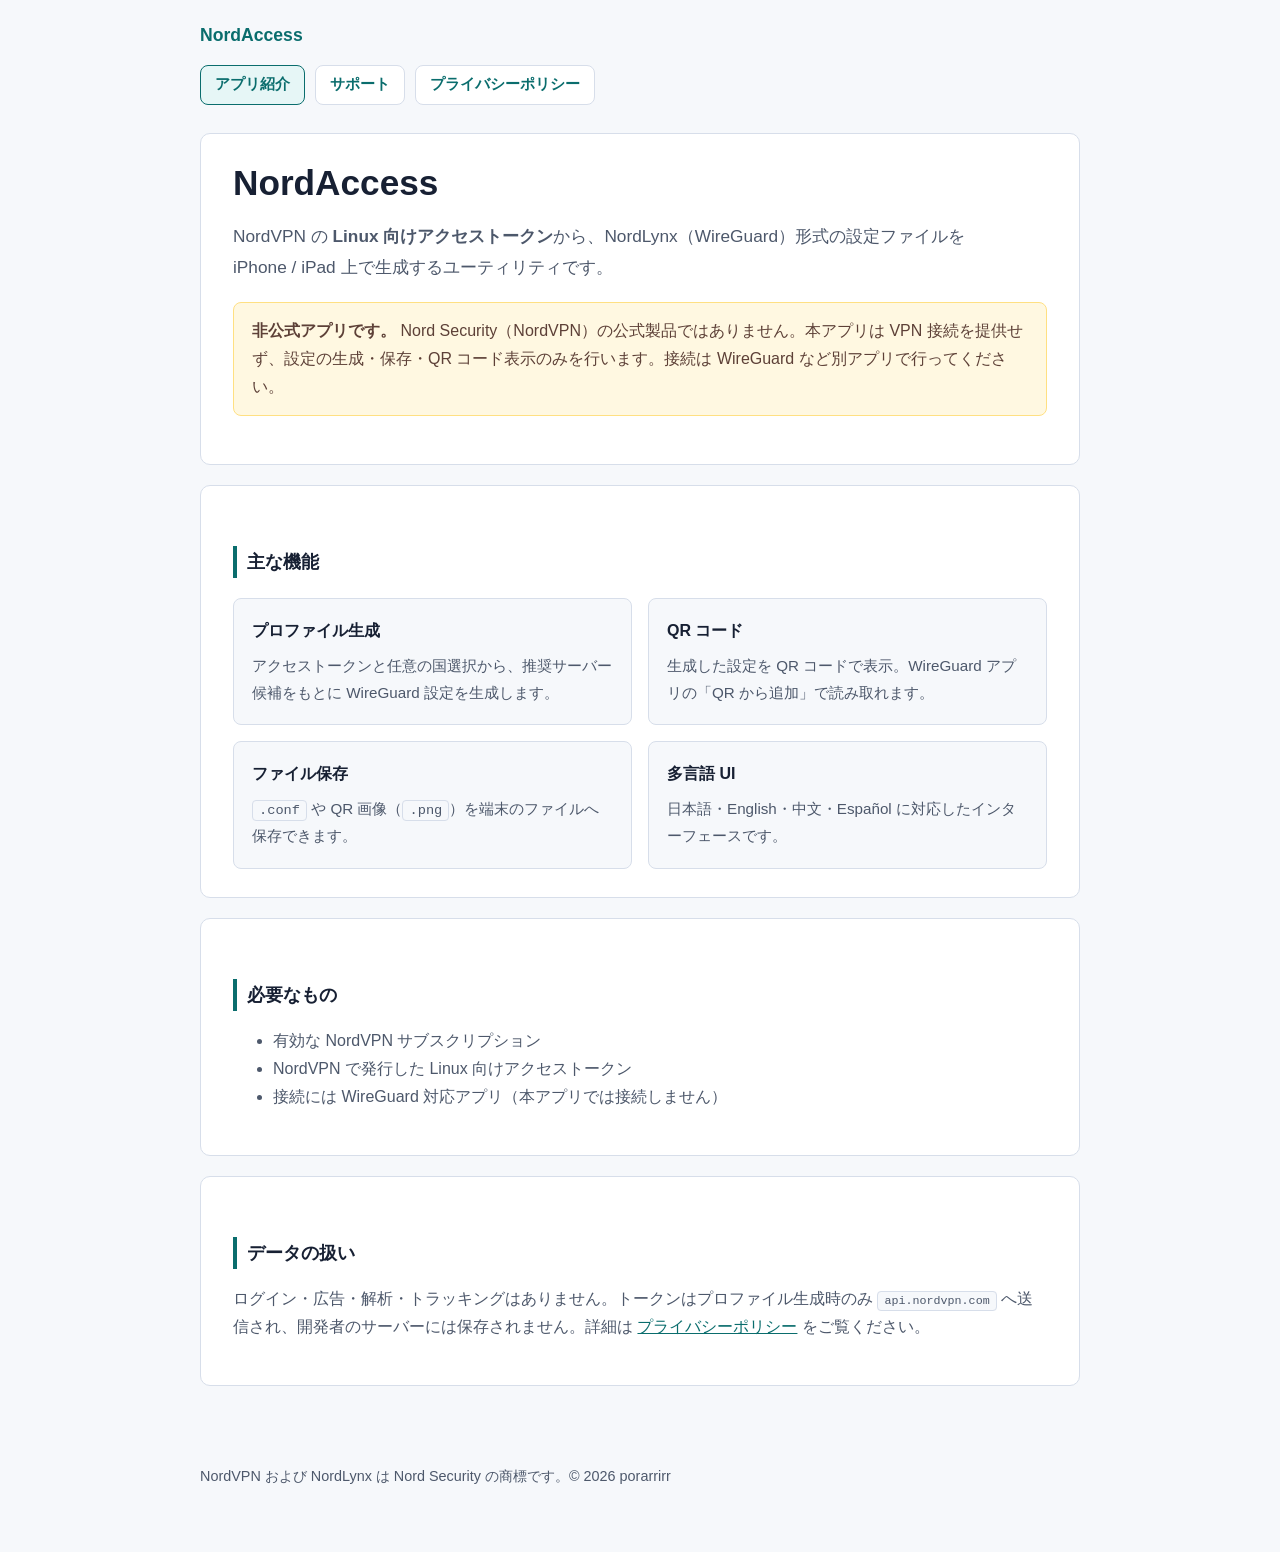
<file: docs/index.html>
<!doctype html>
<html lang="ja">
<head>
  <meta charset="utf-8">
  <meta name="viewport" content="width=device-width, initial-scale=1">
  <title>NordAccess — WireGuard プロファイル生成</title>
  <meta name="description" content="NordVPN Linux 向けアクセストークンから WireGuard 設定を生成する iOS ユーティリティ（非公式）。QR コード・ファイル保存に対応。">
  <link rel="stylesheet" href="./assets/site.css">
</head>
<body>
  <header class="site-header">
    <a class="site-brand" href="./index.html">NordAccess</a>
    <nav class="site-nav" aria-label="サイトメニュー">
      <a href="./index.html" aria-current="page">アプリ紹介</a>
      <a href="./support.html">サポート</a>
      <a href="./privacy.html">プライバシーポリシー</a>
    </nav>
  </header>

  <main>
    <section class="hero panel">
      <h1>NordAccess</h1>
      <p class="lead">NordVPN の <strong>Linux 向けアクセストークン</strong>から、NordLynx（WireGuard）形式の設定ファイルを iPhone / iPad 上で生成するユーティリティです。</p>
      <div class="disclaimer">
        <p><strong>非公式アプリです。</strong> Nord Security（NordVPN）の公式製品ではありません。本アプリは VPN 接続を提供せず、設定の生成・保存・QR コード表示のみを行います。接続は WireGuard など別アプリで行ってください。</p>
      </div>
    </section>

    <section class="panel" style="margin-top: 20px;">
      <h2>主な機能</h2>
      <div class="feature-grid">
        <div class="feature-card">
          <h3>プロファイル生成</h3>
          <p>アクセストークンと任意の国選択から、推奨サーバー候補をもとに WireGuard 設定を生成します。</p>
        </div>
        <div class="feature-card">
          <h3>QR コード</h3>
          <p>生成した設定を QR コードで表示。WireGuard アプリの「QR から追加」で読み取れます。</p>
        </div>
        <div class="feature-card">
          <h3>ファイル保存</h3>
          <p><code>.conf</code> や QR 画像（<code>.png</code>）を端末のファイルへ保存できます。</p>
        </div>
        <div class="feature-card">
          <h3>多言語 UI</h3>
          <p>日本語・English・中文・Español に対応したインターフェースです。</p>
        </div>
      </div>
    </section>

    <section class="panel" style="margin-top: 20px;">
      <h2>必要なもの</h2>
      <ul>
        <li>有効な NordVPN サブスクリプション</li>
        <li>NordVPN で発行した Linux 向けアクセストークン</li>
        <li>接続には WireGuard 対応アプリ（本アプリでは接続しません）</li>
      </ul>
    </section>

    <section class="panel" style="margin-top: 20px;">
      <h2>データの扱い</h2>
      <p>ログイン・広告・解析・トラッキングはありません。トークンはプロファイル生成時のみ <code>api.nordvpn.com</code> へ送信され、開発者のサーバーには保存されません。詳細は <a href="./privacy.html">プライバシーポリシー</a> をご覧ください。</p>
    </section>
  </main>

  <footer class="site-footer">
    <p>NordVPN および NordLynx は Nord Security の商標です。© 2026 porarrirr</p>
  </footer>
</body>
</html>
</file>
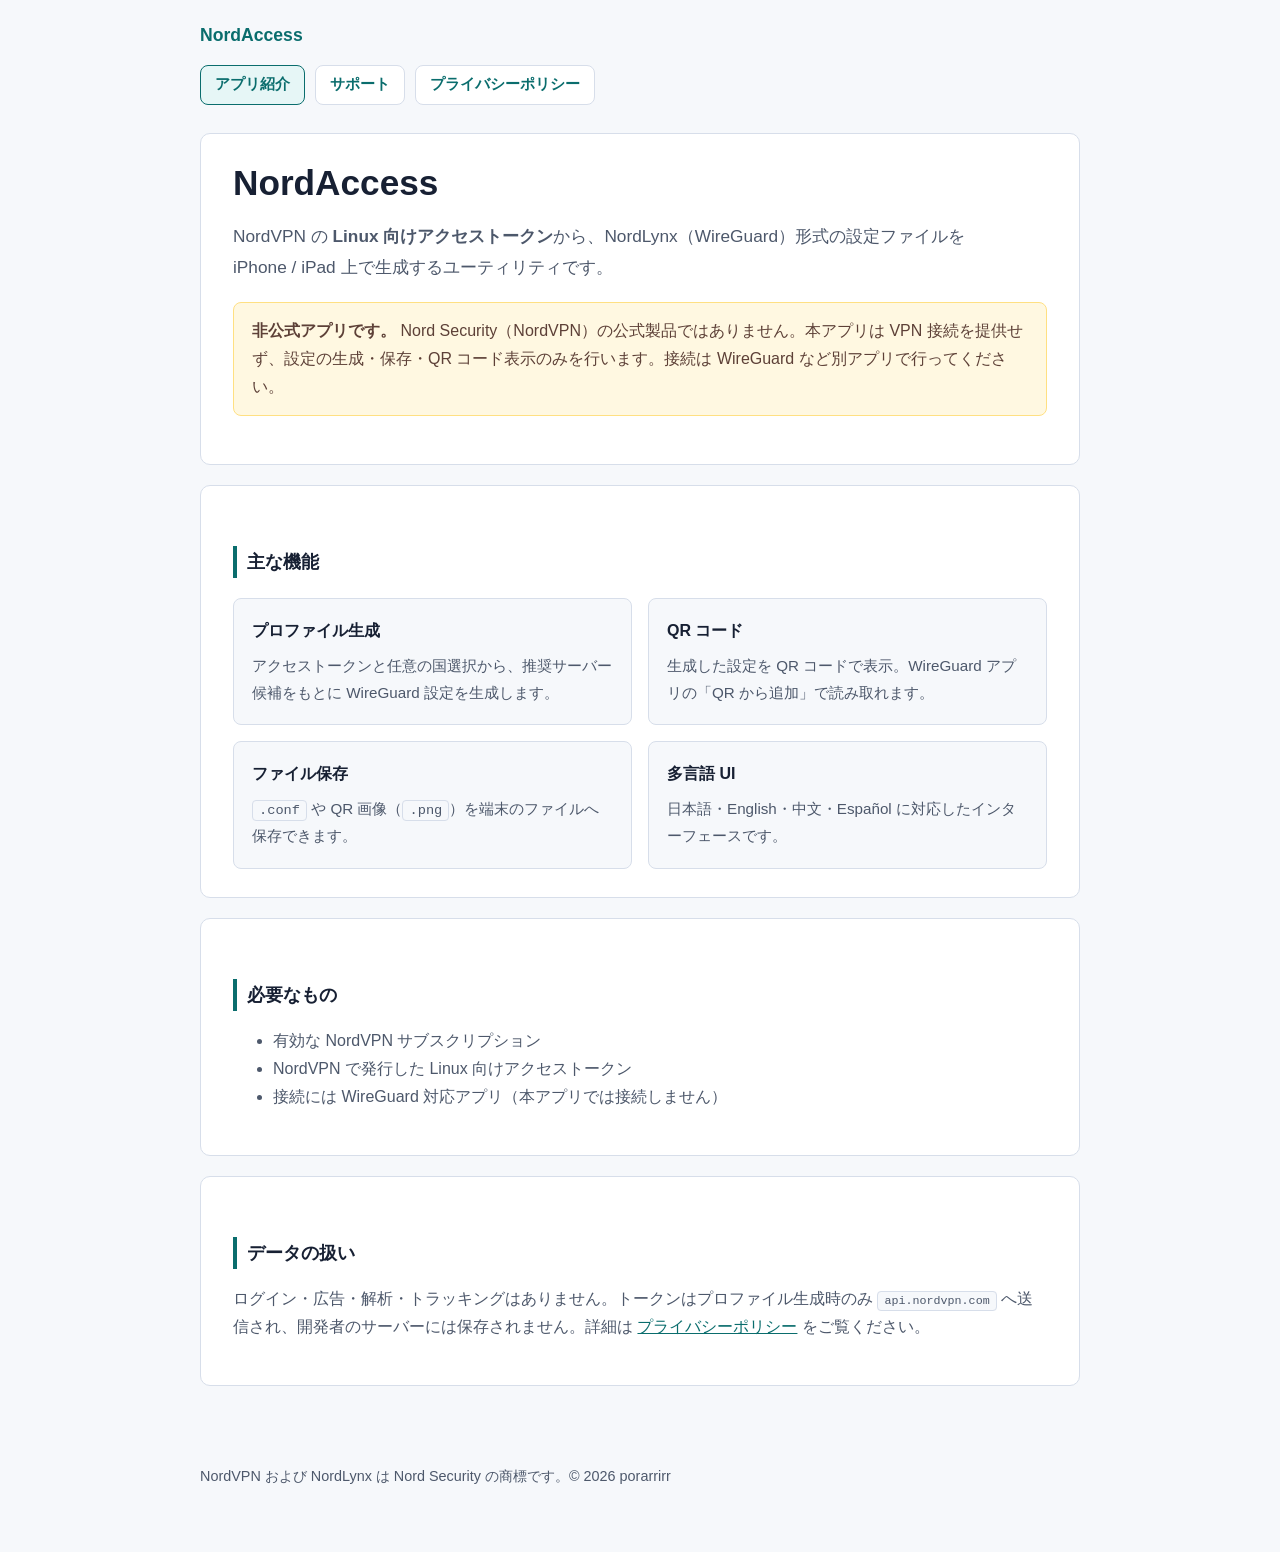
<file: docs/marketing.html>
<!doctype html>
<html lang="ja">
<head>
  <meta charset="utf-8">
  <meta http-equiv="refresh" content="0; url=./index.html">
  <meta name="viewport" content="width=device-width, initial-scale=1">
  <title>NordAccess</title>
  <link rel="canonical" href="./index.html">
  <script>location.replace('./index.html');</script>
</head>
<body>
  <p><a href="./index.html">NordAccess アプリ紹介へ</a></p>
</body>
</html>
</file>
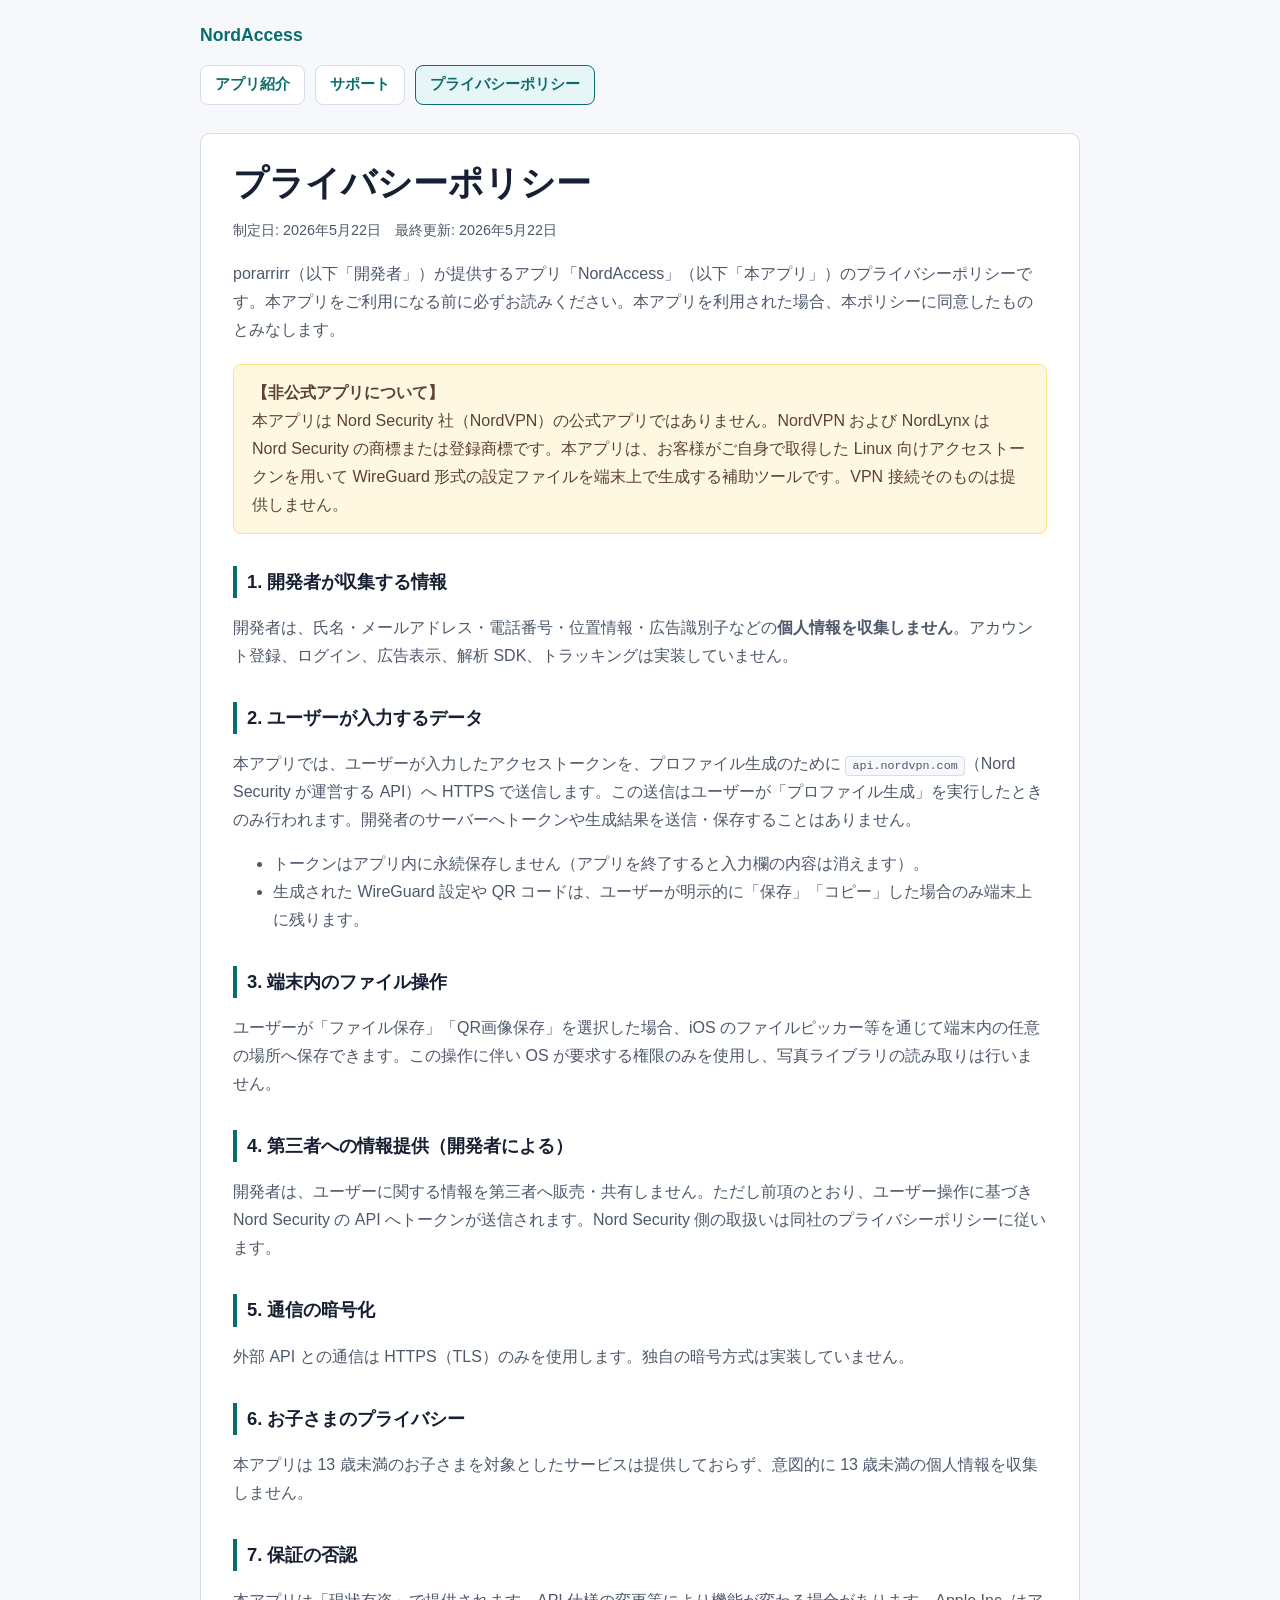
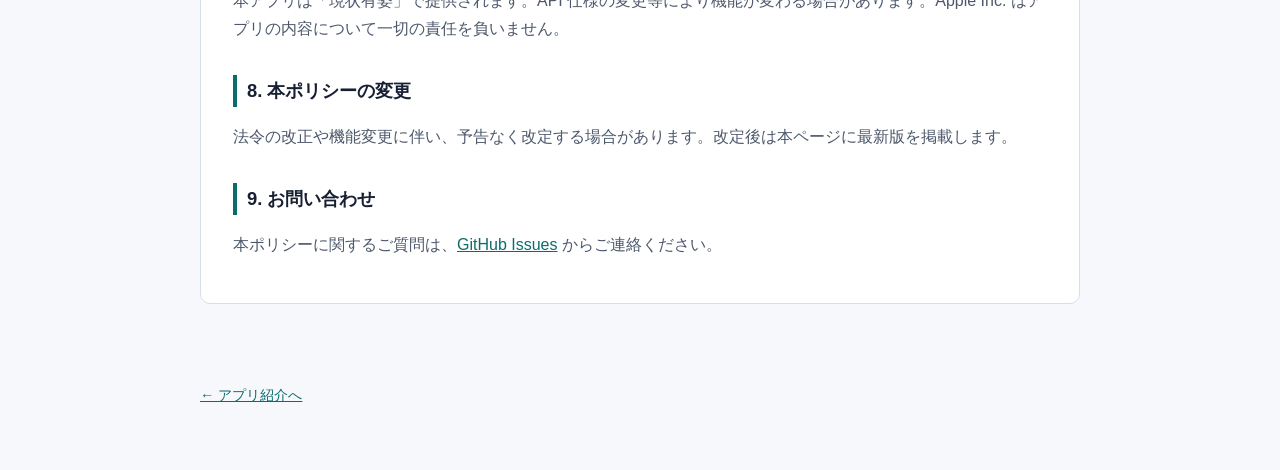
<file: docs/privacy.html>
<!doctype html>
<html lang="ja">
<head>
  <meta charset="utf-8">
  <meta name="viewport" content="width=device-width, initial-scale=1">
  <title>プライバシーポリシー | NordAccess</title>
  <meta name="description" content="NordAccess のプライバシーポリシー。収集データ、外部 API 通信、ファイル保存について。">
  <link rel="stylesheet" href="./assets/site.css">
</head>
<body>
  <header class="site-header">
    <a class="site-brand" href="./index.html">NordAccess</a>
    <nav class="site-nav" aria-label="サイトメニュー">
      <a href="./index.html">アプリ紹介</a>
      <a href="./support.html">サポート</a>
      <a href="./privacy.html" aria-current="page">プライバシーポリシー</a>
    </nav>
  </header>

  <main>
    <article>
      <h1>プライバシーポリシー</h1>
      <p class="updated">制定日: 2026年5月22日　最終更新: 2026年5月22日</p>

      <p>porarrirr（以下「開発者」）が提供するアプリ「NordAccess」（以下「本アプリ」）のプライバシーポリシーです。本アプリをご利用になる前に必ずお読みください。本アプリを利用された場合、本ポリシーに同意したものとみなします。</p>

      <div class="disclaimer">
        <p><strong>【非公式アプリについて】</strong><br>
        本アプリは Nord Security 社（NordVPN）の公式アプリではありません。NordVPN および NordLynx は Nord Security の商標または登録商標です。本アプリは、お客様がご自身で取得した Linux 向けアクセストークンを用いて WireGuard 形式の設定ファイルを端末上で生成する補助ツールです。VPN 接続そのものは提供しません。</p>
      </div>

      <h2>1. 開発者が収集する情報</h2>
      <p>開発者は、氏名・メールアドレス・電話番号・位置情報・広告識別子などの<strong>個人情報を収集しません</strong>。アカウント登録、ログイン、広告表示、解析 SDK、トラッキングは実装していません。</p>

      <h2>2. ユーザーが入力するデータ</h2>
      <p>本アプリでは、ユーザーが入力したアクセストークンを、プロファイル生成のために <code>api.nordvpn.com</code>（Nord Security が運営する API）へ HTTPS で送信します。この送信はユーザーが「プロファイル生成」を実行したときのみ行われます。開発者のサーバーへトークンや生成結果を送信・保存することはありません。</p>
      <ul>
        <li>トークンはアプリ内に永続保存しません（アプリを終了すると入力欄の内容は消えます）。</li>
        <li>生成された WireGuard 設定や QR コードは、ユーザーが明示的に「保存」「コピー」した場合のみ端末上に残ります。</li>
      </ul>

      <h2>3. 端末内のファイル操作</h2>
      <p>ユーザーが「ファイル保存」「QR画像保存」を選択した場合、iOS のファイルピッカー等を通じて端末内の任意の場所へ保存できます。この操作に伴い OS が要求する権限のみを使用し、写真ライブラリの読み取りは行いません。</p>

      <h2>4. 第三者への情報提供（開発者による）</h2>
      <p>開発者は、ユーザーに関する情報を第三者へ販売・共有しません。ただし前項のとおり、ユーザー操作に基づき Nord Security の API へトークンが送信されます。Nord Security 側の取扱いは同社のプライバシーポリシーに従います。</p>

      <h2>5. 通信の暗号化</h2>
      <p>外部 API との通信は HTTPS（TLS）のみを使用します。独自の暗号方式は実装していません。</p>

      <h2>6. お子さまのプライバシー</h2>
      <p>本アプリは 13 歳未満のお子さまを対象としたサービスは提供しておらず、意図的に 13 歳未満の個人情報を収集しません。</p>

      <h2>7. 保証の否認</h2>
      <p>本アプリは「現状有姿」で提供されます。API 仕様の変更等により機能が変わる場合があります。Apple Inc. はアプリの内容について一切の責任を負いません。</p>

      <h2>8. 本ポリシーの変更</h2>
      <p>法令の改正や機能変更に伴い、予告なく改定する場合があります。改定後は本ページに最新版を掲載します。</p>

      <h2>9. お問い合わせ</h2>
      <p>本ポリシーに関するご質問は、<a href="https://github.com/porarrirr/nordacess/issues">GitHub Issues</a> からご連絡ください。</p>
    </article>
  </main>

  <footer class="site-footer">
    <p><a href="./index.html">← アプリ紹介へ</a></p>
  </footer>
</body>
</html>
</file>
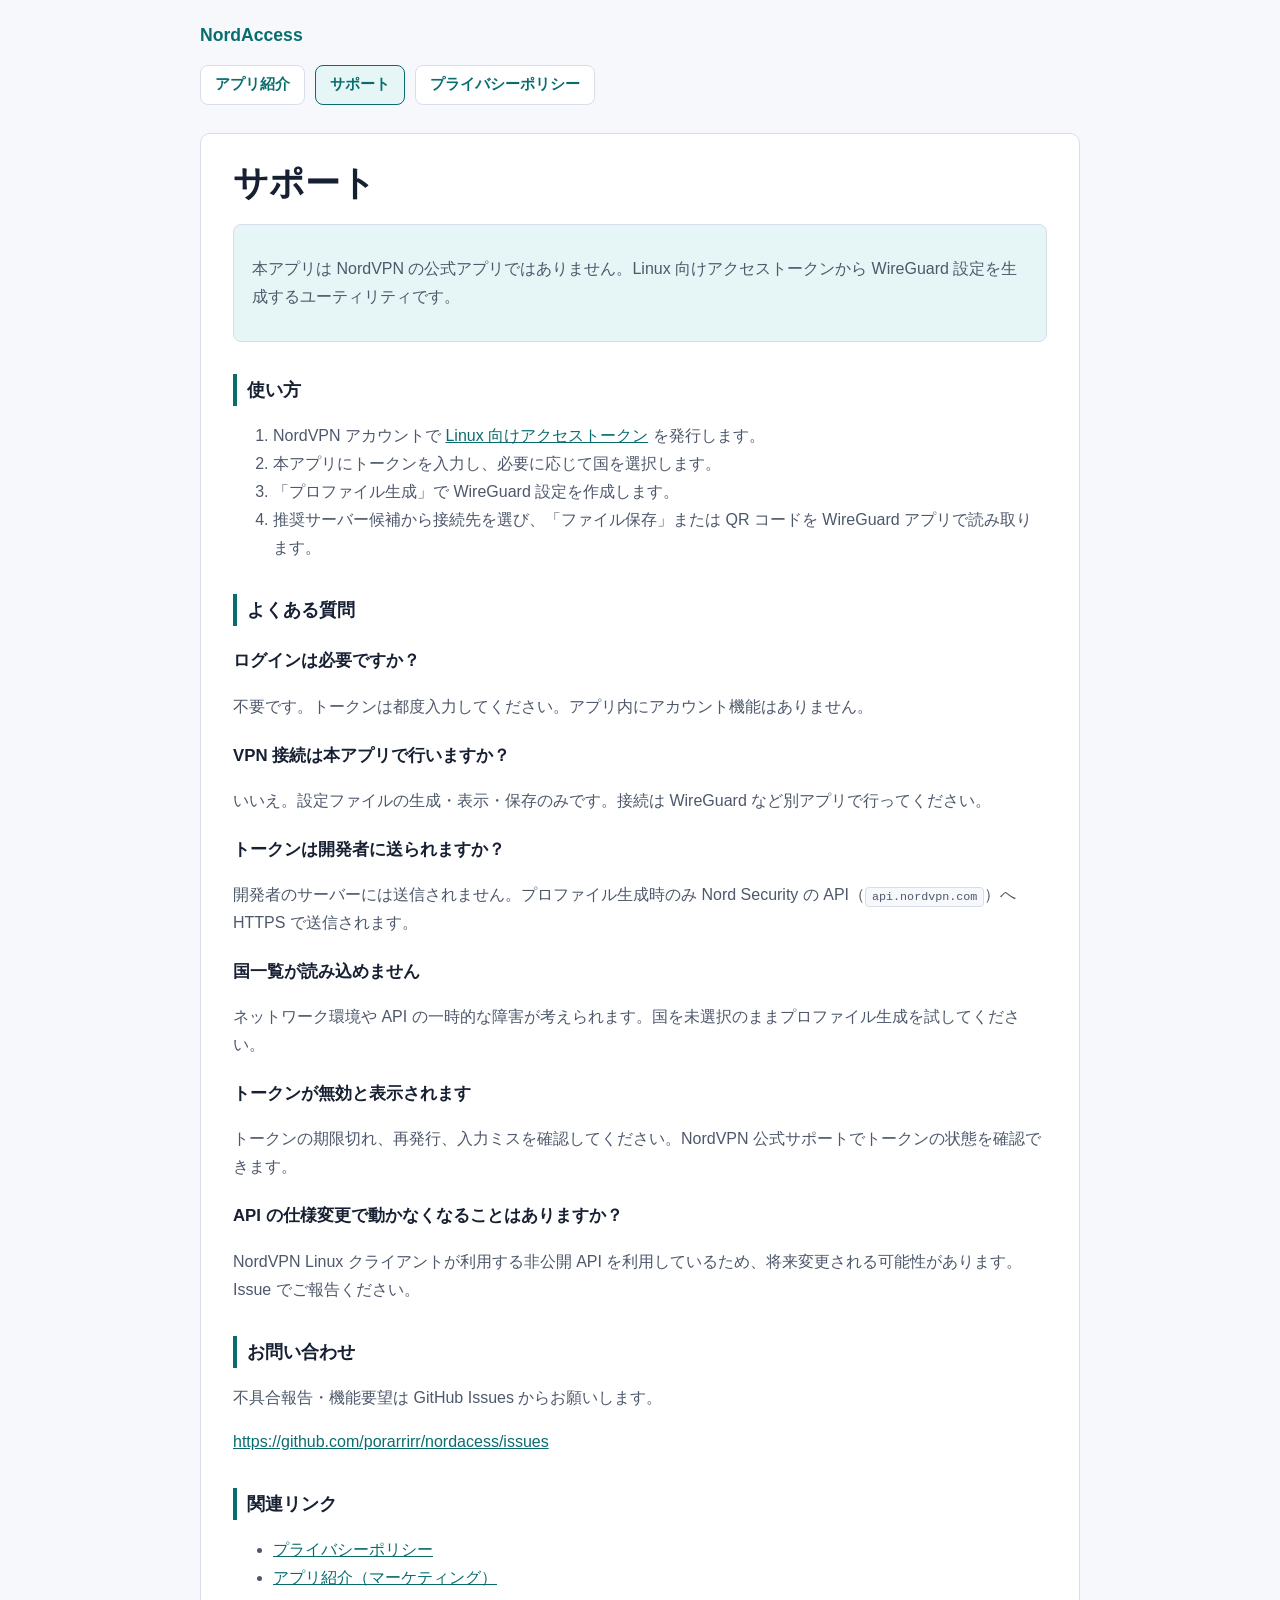
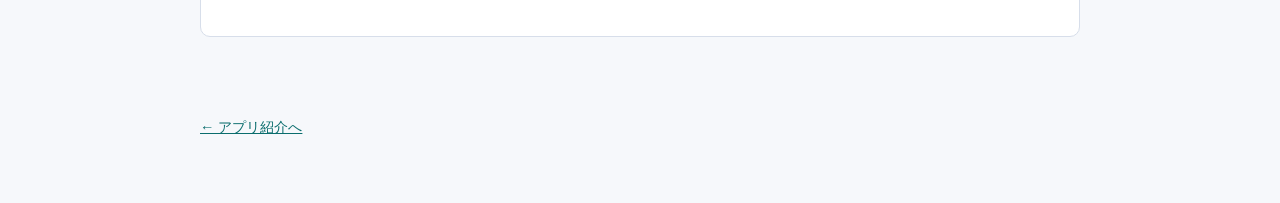
<file: docs/support.html>
<!doctype html>
<html lang="ja">
<head>
  <meta charset="utf-8">
  <meta name="viewport" content="width=device-width, initial-scale=1">
  <title>サポート | NordAccess</title>
  <meta name="description" content="NordAccess の使い方、よくある質問、お問い合わせ先。">
  <link rel="stylesheet" href="./assets/site.css">
</head>
<body>
  <header class="site-header">
    <a class="site-brand" href="./index.html">NordAccess</a>
    <nav class="site-nav" aria-label="サイトメニュー">
      <a href="./index.html">アプリ紹介</a>
      <a href="./support.html" aria-current="page">サポート</a>
      <a href="./privacy.html">プライバシーポリシー</a>
    </nav>
  </header>

  <main>
    <article>
      <h1>サポート</h1>
      <div class="note">
        <p>本アプリは NordVPN の公式アプリではありません。Linux 向けアクセストークンから WireGuard 設定を生成するユーティリティです。</p>
      </div>

      <h2>使い方</h2>
      <ol>
        <li>NordVPN アカウントで <a href="https://support.nordvpn.com/hc/en-us/articles/20286980309265-How-to-use-a-token-with-NordVPN-on-Linux" rel="noopener noreferrer">Linux 向けアクセストークン</a> を発行します。</li>
        <li>本アプリにトークンを入力し、必要に応じて国を選択します。</li>
        <li>「プロファイル生成」で WireGuard 設定を作成します。</li>
        <li>推奨サーバー候補から接続先を選び、「ファイル保存」または QR コードを WireGuard アプリで読み取ります。</li>
      </ol>

      <h2>よくある質問</h2>

      <h3>ログインは必要ですか？</h3>
      <p>不要です。トークンは都度入力してください。アプリ内にアカウント機能はありません。</p>

      <h3>VPN 接続は本アプリで行いますか？</h3>
      <p>いいえ。設定ファイルの生成・表示・保存のみです。接続は WireGuard など別アプリで行ってください。</p>

      <h3>トークンは開発者に送られますか？</h3>
      <p>開発者のサーバーには送信されません。プロファイル生成時のみ Nord Security の API（<code>api.nordvpn.com</code>）へ HTTPS で送信されます。</p>

      <h3>国一覧が読み込めません</h3>
      <p>ネットワーク環境や API の一時的な障害が考えられます。国を未選択のままプロファイル生成を試してください。</p>

      <h3>トークンが無効と表示されます</h3>
      <p>トークンの期限切れ、再発行、入力ミスを確認してください。NordVPN 公式サポートでトークンの状態を確認できます。</p>

      <h3>API の仕様変更で動かなくなることはありますか？</h3>
      <p>NordVPN Linux クライアントが利用する非公開 API を利用しているため、将来変更される可能性があります。Issue でご報告ください。</p>

      <h2>お問い合わせ</h2>
      <p>不具合報告・機能要望は GitHub Issues からお願いします。</p>
      <p><a href="https://github.com/porarrirr/nordacess/issues">https://github.com/porarrirr/nordacess/issues</a></p>

      <h2>関連リンク</h2>
      <ul>
        <li><a href="./privacy.html">プライバシーポリシー</a></li>
        <li><a href="./index.html">アプリ紹介（マーケティング）</a></li>
      </ul>
    </article>
  </main>

  <footer class="site-footer">
    <p><a href="./index.html">← アプリ紹介へ</a></p>
  </footer>
</body>
</html>
</file>
<file: docs/assets/site.css>
:root {
  color-scheme: light dark;
  --accent: #0a6d6d;
  --accent-soft: #e6f6f6;
  --text: #172033;
  --muted: #4d586b;
  --bg: #f6f8fb;
  --surface: #ffffff;
  --border: #d7deea;
  --warn-bg: #fff8e1;
  --warn-border: #ffe082;
  --warn-text: #5d4037;
}
@media (prefers-color-scheme: dark) {
  :root {
    --text: #f4f7fb;
    --muted: #bcc7d8;
    --bg: #10141d;
    --surface: #171d29;
    --border: #2b3546;
    --accent-soft: #0d2a2a;
    --warn-bg: #2a2000;
    --warn-border: #665500;
    --warn-text: #ffd54f;
  }
}
* { box-sizing: border-box; }
body {
  margin: 0;
  font-family: -apple-system, BlinkMacSystemFont, "Hiragino Sans", "Yu Gothic", sans-serif;
  line-height: 1.75;
  color: var(--text);
  background: var(--bg);
}
a { color: var(--accent); }
.site-header {
  max-width: 920px;
  margin: 0 auto;
  padding: 20px 20px 0;
}
.site-brand {
  font-size: 1.1rem;
  font-weight: 700;
  color: var(--accent);
  text-decoration: none;
}
.site-nav {
  display: flex;
  flex-wrap: wrap;
  gap: 10px;
  margin-top: 14px;
}
.site-nav a {
  display: inline-flex;
  align-items: center;
  min-height: 40px;
  padding: 0 14px;
  border: 1px solid var(--border);
  border-radius: 8px;
  background: var(--surface);
  text-decoration: none;
  font-weight: 600;
  font-size: 0.92rem;
}
.site-nav a[aria-current="page"] {
  border-color: var(--accent);
  background: var(--accent-soft);
}
main {
  max-width: 920px;
  margin: 0 auto;
  padding: 28px 20px 64px;
}
article, .panel {
  background: var(--surface);
  border: 1px solid var(--border);
  border-radius: 10px;
  padding: 28px 32px;
}
article h1, .hero h1 {
  margin: 0 0 12px;
  line-height: 1.2;
  font-size: clamp(1.6rem, 4vw, 2.2rem);
}
article h2, .panel h2 {
  margin-top: 32px;
  font-size: 1.15rem;
  border-left: 4px solid var(--accent);
  padding-left: 10px;
}
article h3 { margin-top: 20px; font-size: 1.05rem; }
p, li { color: var(--muted); }
.lead { font-size: 1.08rem; max-width: 760px; }
.updated { font-size: 0.9rem; color: var(--muted); }
.disclaimer, .note {
  border-radius: 8px;
  padding: 14px 18px;
  margin: 20px 0;
}
.disclaimer {
  background: var(--warn-bg);
  border: 1px solid var(--warn-border);
}
.disclaimer p, .disclaimer strong { color: var(--warn-text); margin: 0; }
.note {
  background: var(--accent-soft);
  border: 1px solid var(--border);
}
.feature-grid {
  display: grid;
  gap: 16px;
  margin-top: 20px;
}
@media (min-width: 640px) {
  .feature-grid { grid-template-columns: 1fr 1fr; }
}
.feature-card {
  padding: 18px;
  border: 1px solid var(--border);
  border-radius: 8px;
  background: var(--bg);
}
.feature-card h3 {
  margin: 0 0 8px;
  font-size: 1rem;
  color: var(--text);
}
.feature-card p { margin: 0; font-size: 0.95rem; }
.site-footer {
  max-width: 920px;
  margin: 0 auto;
  padding: 0 20px 48px;
  color: var(--muted);
  font-size: 0.9rem;
}
code {
  font-size: 0.9em;
  padding: 2px 6px;
  border-radius: 4px;
  background: var(--bg);
  border: 1px solid var(--border);
}
</file>
